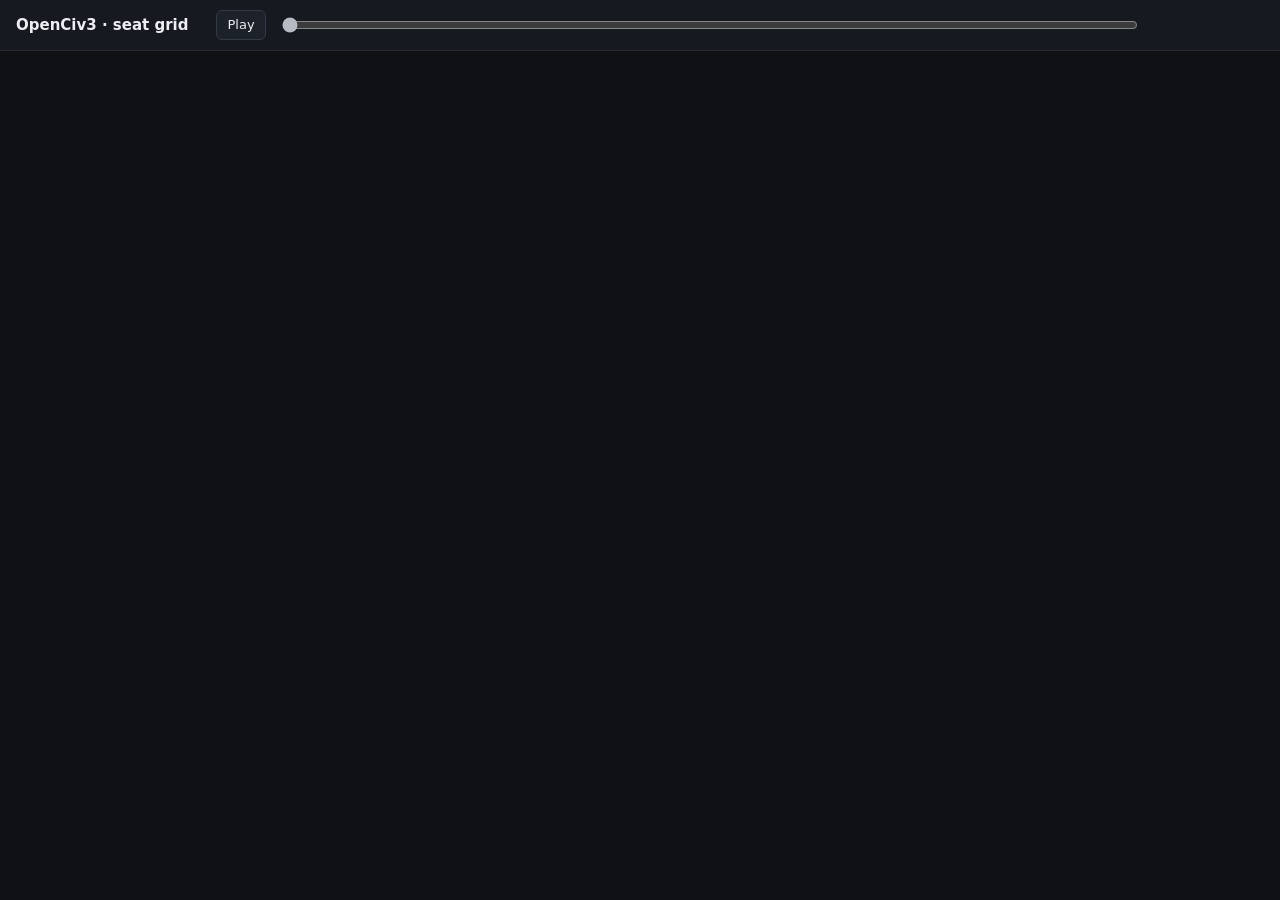
<file: prototypes/viz/web/grid.html>
<!doctype html>
<html lang="en"><head><meta charset="utf-8"><title>OpenCiv3 · seat grid</title>
<meta name="viewport" content="width=device-width, initial-scale=1">
<style>
:root{--bg:#0f1115;--surface:#16191f;--raise:#1d2129;--line:#262b33;--line2:#343a45;--text:#eceef2;--text2:#b6bac3;
  --muted:#80868f;--gold:#e9c46a;--good:#3fb950;--bad:#f0745a;color-scheme:dark}
*{box-sizing:border-box}
html,body{margin:0;height:100%;background:var(--bg);color:var(--text);font:13px/1.4 system-ui,-apple-system,"Segoe UI",sans-serif}
body{display:grid;grid-template-rows:auto 1fr;height:100vh}
header{display:flex;align-items:center;gap:14px;padding:10px 16px;border-bottom:1px solid var(--line);background:var(--surface)}
header h1{font-size:15px;margin:0;font-weight:650;white-space:nowrap}
.sub{color:var(--muted);white-space:nowrap}
#turn{font-size:22px;font-weight:700;font-variant-numeric:tabular-nums;white-space:nowrap;min-width:110px;text-align:right}
#turn small{font-size:13px;color:var(--muted);font-weight:500}
input[type=range]{flex:1;accent-color:#b6bac3}
button{background:var(--raise);color:var(--text);border:1px solid var(--line2);border-radius:6px;padding:5px 10px;cursor:pointer;font:inherit}
#grid{display:grid;grid-template-columns:repeat(3,1fr);grid-template-rows:repeat(3,1fr);gap:10px;padding:10px;min-height:0}
.card{background:var(--surface);border:1px solid var(--line);border-radius:10px;display:grid;
  grid-template-rows:auto 1fr auto;min-height:0;overflow:hidden;position:relative}
.card.lead{border-color:var(--gold);box-shadow:0 0 0 1px var(--gold) inset}
.card.out{opacity:.5}
.top{display:flex;align-items:center;gap:8px;padding:8px 10px 6px}
.sw{display:inline-block;width:10px;height:10px;border-radius:3px;flex:none}
.name b{font-weight:650;font-size:14px} .name span{color:var(--muted);margin-left:4px}
.rank{margin-left:auto;display:flex;align-items:baseline;gap:8px;font-variant-numeric:tabular-nums}
.rank .r{color:var(--muted);font-size:12px}
.rank .s{font-size:18px;font-weight:700}
.up{color:var(--good);font-size:11px} .down{color:var(--bad);font-size:11px}
.crown{color:var(--gold);font-size:11px;font-weight:650;letter-spacing:.04em}
.mapbox{position:relative;min-height:0}
.mapbox canvas{position:absolute;inset:0;width:100%;height:100%}
.foot{display:grid;grid-template-columns:auto 1fr;gap:4px 12px;padding:6px 10px 8px;border-top:1px solid var(--line)}
.stats{display:flex;gap:12px;font-variant-numeric:tabular-nums;color:var(--text2);white-space:nowrap}
.stats b{color:var(--text);font-weight:600}
.stats i{font-style:normal;color:var(--good);font-size:11px;margin-left:2px}
.spark{justify-self:end}
.ev{grid-column:1/-1;color:var(--text2);font-size:12px;white-space:nowrap;overflow:hidden;text-overflow:ellipsis;height:34px}
.ev div{overflow:hidden;text-overflow:ellipsis}
.ev .t{color:var(--muted);margin-right:6px;font-variant-numeric:tabular-nums}
</style></head><body>
<header>
  <h1>OpenCiv3 · seat grid</h1><span class="sub" id="sub"></span>
  <button id="play">Play</button>
  <input id="slider" type="range" min="0" value="0" aria-label="Turn">
  <div id="turn"></div>
</header>
<div id="grid"></div>
<script>/*__COMMON__*/</script>
<script id="data" type="application/json">/*__DATA__*/</script>
<script>
"use strict";
const M = new Match(JSON.parse(document.getElementById("data").textContent));
const P = new MapPainter(M);
const $ = id => document.getElementById(id);
const S = {ti: M.last, timer: null};
$("sub").textContent = `${M.civs.length} agents · seed ${M.meta.seed} · each panel follows one seat`;
$("slider").max = M.last;
// Each seat's camera is fixed for the whole game: the box around its territory at the end, so panels don't jump.
const boxes = Object.fromEntries(M.civs.map(p => [p.index, M.civBox(p.index, M.last, 2) || M.landBox]));
const peak = Math.max(...M.civs.map(p => Math.max(...M.series[p.index].map(s => s[0]))));

$("grid").innerHTML = M.civs.map(p => `<div class="card" data-i="${p.index}">
  <div class="top"><span class="sw" style="background:${p.color}"></span>
    <span class="name"><b>${esc(p.label || p.civ)}</b><span>${esc(p.label ? p.civ : "")}</span></span>
    <span class="rank"><span class="crown"></span><span class="d"></span><span class="r"></span><span class="s"></span></span></div>
  <div class="mapbox"><canvas></canvas></div>
  <div class="foot"><div class="stats"></div><svg class="spark" width="120" height="22"></svg><div class="ev"></div></div>
</div>`).join("");

function render() {
  const ti = S.ti, t = M.turns[ti], ranks = M.ranks(ti), before = M.ranks(Math.max(0, ti - 10)), back = Math.max(0, ti - 10);
  const leader = M.civs.find(p => ranks[p.index] === 1).index;
  $("turn").innerHTML = `T${t.turn} <small>/ ${M.limit}</small>`;
  $("slider").value = ti;
  for (const card of $("grid").children) {
    const i = +card.dataset.i, p = M.byIndex[i], s = M.series[i][ti], b = M.series[i][back];
    card.classList.toggle("lead", i === leader);
    card.classList.toggle("out", !!s[5]);
    const d = before[i] - ranks[i];
    card.querySelector(".crown").textContent = i === leader ? "LEADS" : "";
    card.querySelector(".d").innerHTML = d > 0 ? `<span class="up">▲${d}</span>` : d < 0 ? `<span class="down">▼${-d}</span>` : "";
    card.querySelector(".r").textContent = `#${ranks[i]}`;
    card.querySelector(".s").textContent = s[0];
    const inc = (k, label) => `<span><b>${s[k]}</b> ${label}${s[k] > b[k] ? `<i>+${s[k] - b[k]}</i>` : ""}</span>`;
    card.querySelector(".stats").innerHTML = inc(1, "cities") + inc(2, "pop") + inc(4, "techs") + inc(3, "land");
    const others = M.civs.filter(q => q !== p).map(q =>
      `<path d="${sparkPath(M.series[q.index].slice(0, ti + 1).map(x => x[0]), 120 * ti / M.last || 1, 20, peak)}" fill="none" stroke="#343941" stroke-width="1"/>`).join("");
    card.querySelector(".spark").innerHTML = others +
      `<path d="${sparkPath(M.series[i].slice(0, ti + 1).map(x => x[0]), 120 * ti / M.last || 1, 20, peak)}" fill="none" stroke="${p.color}" stroke-width="1.8"/>`;
    const evs = M.events.filter(e => e.turn <= t.turn && (e.owner === i || e.from === i) && e.kind !== "tech_learned").slice(-2).reverse();
    card.querySelector(".ev").innerHTML = evs.map(e => `<div><span class="t">T${e.turn}</span>${esc(e.text)}</div>`).join("")
      || `<div style="color:var(--muted)">No events yet</div>`;
    const canvas = card.querySelector("canvas"), {ctx, w, h} = sizeCanvas(canvas);
    P.draw(ctx, ti, fitView(boxes[i], w, h), w, h, {focus: i, labels: "auto", ownLabels: true});
  }
}
function stop() { clearInterval(S.timer); S.timer = null; $("play").textContent = "Play"; }
$("play").onclick = () => {
  if (S.timer) return stop();
  if (S.ti === M.last) S.ti = 0;
  $("play").textContent = "Pause";
  S.timer = setInterval(() => { if (S.ti >= M.last) return stop(); S.ti++; render(); }, 200);
};
$("slider").oninput = () => { stop(); S.ti = +$("slider").value; render(); };
document.addEventListener("keydown", e => {
  if (e.key === "ArrowRight") { stop(); S.ti = Math.min(M.last, S.ti + 1); render(); }
  if (e.key === "ArrowLeft") { stop(); S.ti = Math.max(0, S.ti - 1); render(); }
  if (e.key === " ") { e.preventDefault(); $("play").onclick(); }
});
new ResizeObserver(() => render()).observe($("grid"));
render();
</script></body></html>
</file>
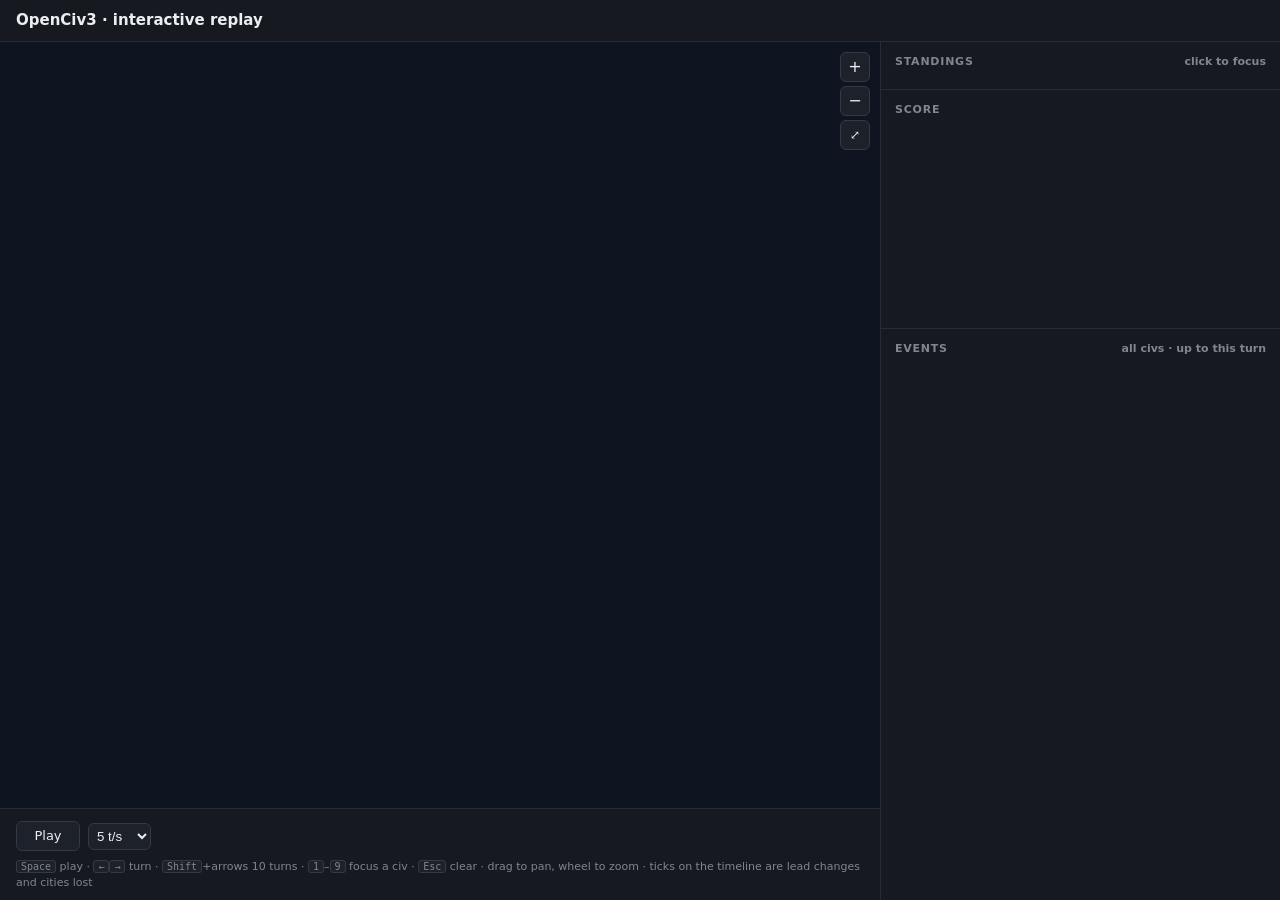
<file: prototypes/viz/web/replay.html>
<!doctype html>
<html lang="en"><head><meta charset="utf-8"><title>OpenCiv3 · interactive replay</title>
<meta name="viewport" content="width=device-width, initial-scale=1">
<style>
:root{--bg:#0f1115;--surface:#16191f;--raise:#1d2129;--line:#272c35;--line2:#343a45;--text:#eceef2;--text2:#b6bac3;
  --muted:#80868f;--accent:#e9c46a;--good:#3fb950;--bad:#f0745a;color-scheme:dark}
*{box-sizing:border-box}
html,body{margin:0;height:100%;background:var(--bg);color:var(--text);
  font:13px/1.4 system-ui,-apple-system,"Segoe UI",sans-serif}
body{display:grid;grid-template-rows:auto 1fr;height:100vh;overflow:hidden}
header{display:flex;align-items:center;gap:16px;padding:10px 16px;border-bottom:1px solid var(--line);background:var(--surface)}
header h1{font-size:15px;margin:0;font-weight:650;white-space:nowrap}
header .sub{color:var(--muted);white-space:nowrap;overflow:hidden;text-overflow:ellipsis}
#turnbig{font-size:22px;font-weight:700;font-variant-numeric:tabular-nums;margin-left:auto;white-space:nowrap}
#turnbig small{font-size:13px;color:var(--muted);font-weight:500}
main{display:grid;grid-template-columns:1fr 400px;min-height:0}
#left{display:grid;grid-template-rows:1fr auto;min-height:0;min-width:0}
#stage{position:relative;min-height:0;overflow:hidden;background:#0e1420}
#map{width:100%;height:100%;display:block;cursor:grab}
#map.drag{cursor:grabbing}
#tip{position:absolute;pointer-events:none;background:rgba(18,21,27,.96);border:1px solid var(--line2);border-radius:8px;
  padding:8px 10px;min-width:160px;box-shadow:0 6px 24px rgba(0,0,0,.4);font-size:12px;display:none;z-index:5}
#tip b{font-weight:650} #tip .k{color:var(--muted)}
.layers{position:absolute;top:10px;left:10px;display:flex;gap:4px;flex-wrap:wrap;z-index:4}
.chip{background:rgba(22,25,31,.88);border:1px solid var(--line2);color:var(--text2);border-radius:999px;padding:3px 10px;
  font:inherit;font-size:12px;cursor:pointer;user-select:none}
.chip.on{color:var(--text);border-color:#58606e;background:rgba(46,52,64,.95)}
.zoom{position:absolute;right:10px;top:10px;display:flex;flex-direction:column;gap:4px;z-index:4}
.zoom button{width:30px;height:30px;padding:0;font-size:16px}
#focusnote{position:absolute;left:10px;bottom:10px;z-index:4;display:none}
button{background:var(--raise);color:var(--text);border:1px solid var(--line2);border-radius:6px;padding:5px 10px;
  cursor:pointer;font:inherit}
button:hover{border-color:#58606e}
#timeline{border-top:1px solid var(--line);background:var(--surface);padding:8px 16px 10px}
.trow{display:flex;align-items:center;gap:8px}
#play{width:64px}
#speed{background:var(--raise);color:var(--text);border:1px solid var(--line2);border-radius:6px;padding:4px}
#scrub{position:relative;flex:1;height:38px;cursor:pointer}
#scrub svg{width:100%;height:100%;display:block;overflow:visible}
aside{border-left:1px solid var(--line);background:var(--surface);display:flex;flex-direction:column;min-height:0}
aside section{padding:12px 14px;border-bottom:1px solid var(--line)}
aside h2{font-size:11px;letter-spacing:.07em;color:var(--muted);margin:0 0 8px;font-weight:650;text-transform:uppercase;
  display:flex;align-items:center;gap:8px}
aside h2 .grow{flex:1}
table{width:100%;border-collapse:collapse;font-variant-numeric:tabular-nums}
#standings td{padding:3px 4px;white-space:nowrap}
#standings tr.row{cursor:pointer}
#standings tr.row:hover td{background:#20252e}
#standings tr.focus td{background:#262c37}
#standings tr.out td{opacity:.45}
#standings th{font-weight:500;color:var(--muted);font-size:11px;text-align:right;padding:0 4px 4px}
.n{text-align:right;color:var(--text2)}
.rk{color:var(--muted);width:18px}
.delta{font-size:11px;width:26px}
.up{color:var(--good)} .down{color:var(--bad)}
.sw{display:inline-block;width:10px;height:10px;border-radius:3px;margin-right:6px;vertical-align:-1px}
.who b{font-weight:650} .who span{color:var(--muted);margin-left:4px}
.bar{height:4px;border-radius:0 4px 4px 0;margin-top:2px}
.tabs{display:flex;gap:2px}
.tabs button{padding:2px 7px;font-size:11px;border-radius:5px;background:transparent;border-color:transparent;color:var(--muted)}
.tabs button.on{background:var(--raise);border-color:var(--line2);color:var(--text)}
#chart{width:100%;height:190px;display:block}
#feedwrap{flex:1;min-height:0;display:flex;flex-direction:column}
#feed{list-style:none;margin:0;padding:0 14px 12px;overflow:auto;flex:1}
#feed li{display:grid;grid-template-columns:40px 1fr;gap:6px;padding:4px 0;border-bottom:1px solid #1e2229;cursor:pointer}
#feed li:hover{background:#1c2028}
#feed li.now{background:#1f2530}
#feed .t{color:var(--muted);font-variant-numeric:tabular-nums}
#feed .tag{font-size:10px;text-transform:uppercase;letter-spacing:.05em;color:var(--muted);margin-left:6px}
.kfilter{display:flex;gap:4px;flex-wrap:wrap;padding:0 14px 8px}
.kfilter .chip{font-size:11px;padding:1px 8px}
.hint{color:var(--muted);font-size:11px}
kbd{background:var(--raise);border:1px solid var(--line2);border-radius:3px;padding:0 4px;font-size:10px}
</style></head><body>
<header>
  <h1>OpenCiv3 · interactive replay</h1>
  <div class="sub" id="sub"></div>
  <div id="turnbig"></div>
</header>
<main>
  <div id="left">
    <div id="stage">
      <canvas id="map" aria-label="The world map at the selected turn"></canvas>
      <div class="layers" id="layers"></div>
      <div class="zoom"><button id="zin" title="Zoom in">+</button><button id="zout" title="Zoom out">−</button>
        <button id="zfit" title="Fit the land" style="font-size:12px">⤢</button></div>
      <div id="focusnote" class="chip on"></div>
      <div id="tip"></div>
    </div>
    <div id="timeline">
      <div class="trow">
        <button id="play">Play</button>
        <select id="speed" aria-label="Speed"><option value="2">2 t/s</option><option value="5" selected>5 t/s</option>
          <option value="10">10 t/s</option><option value="20">20 t/s</option></select>
        <div id="scrub" role="slider" tabindex="0" aria-label="Turn"><svg id="scrubsvg"></svg></div>
      </div>
      <div class="hint" style="margin-top:4px"><kbd>Space</kbd> play · <kbd>←</kbd><kbd>→</kbd> turn ·
        <kbd>Shift</kbd>+arrows 10 turns · <kbd>1</kbd>–<kbd>9</kbd> focus a civ · <kbd>Esc</kbd> clear ·
        drag to pan, wheel to zoom · ticks on the timeline are lead changes and cities lost</div>
    </div>
  </div>
  <aside>
    <section>
      <h2>Standings <span class="grow"></span><span class="hint" style="text-transform:none;letter-spacing:0">click to focus</span></h2>
      <table id="standings"></table>
    </section>
    <section>
      <h2><span id="chart-title">Score</span><span class="grow"></span><span class="tabs" id="metrics"></span></h2>
      <svg id="chart"></svg>
    </section>
    <div id="feedwrap">
      <section style="border:0;padding-bottom:6px"><h2>Events <span class="grow"></span>
        <span class="hint" style="text-transform:none;letter-spacing:0" id="feedscope">all civs · up to this turn</span></h2></section>
      <div class="kfilter" id="kfilter"></div>
      <ul id="feed"></ul>
    </div>
  </aside>
</main>
<script>/*__COMMON__*/</script>
<script id="data" type="application/json">/*__DATA__*/</script>
<script>
"use strict";
const M = new Match(JSON.parse(document.getElementById("data").textContent));
const P = new MapPainter(M);
const $ = id => document.getElementById(id);
const METRICS = [["Score", 0], ["Cities", 1], ["Pop", 2], ["Land", 3], ["Techs", 4]];
const S = {ti: M.last, focus: null, metric: 0, playing: null, view: null,
  layers: {territory: true, borders: true, units: true, labels: "auto"},
  kinds: new Set(["lead_change", "city_captured", "city_destroyed", "civ_destroyed", "city_founded", "war_declared",
    "peace_signed", "unit_lost"]), pulses: []};

$("sub").textContent = `${M.civs.length} agents · seed ${M.meta.seed} · ${M.W}×${M.H} map · ${M.limit} turns`;

// ---- map view: pan and zoom ----
const canvas = $("map");
function fit() {
  const r = canvas.getBoundingClientRect();
  S.view = fitView(M.landBox, r.width, r.height);
}
function zoomAt(f, px, py) {
  const v = S.view, gx = px / v.hw + v.box.x0, gy = py / (v.hw / 2) + v.box.y0;
  const hw = Math.min(60, Math.max(3, v.hw * f));
  S.view = {hw, box: {x0: gx - px / hw, y0: gy - py / (hw / 2)}};
  draw();
}
canvas.addEventListener("wheel", e => {
  e.preventDefault();
  const r = canvas.getBoundingClientRect();
  zoomAt(Math.exp(-e.deltaY * 0.0015), e.clientX - r.left, e.clientY - r.top);
}, {passive: false});
let drag = null;
canvas.addEventListener("pointerdown", e => { drag = {x: e.clientX, y: e.clientY, box: {...S.view.box}, moved: 0};
  canvas.setPointerCapture(e.pointerId); canvas.classList.add("drag"); });
canvas.addEventListener("pointermove", e => {
  if (drag) {
    const dx = e.clientX - drag.x, dy = e.clientY - drag.y; drag.moved = Math.max(drag.moved, Math.abs(dx) + Math.abs(dy));
    S.view.box = {x0: drag.box.x0 - dx / S.view.hw, y0: drag.box.y0 - dy / (S.view.hw / 2)};
    $("tip").style.display = "none"; draw(); return;
  }
  tip(e);
});
canvas.addEventListener("pointerup", e => {
  canvas.classList.remove("drag");
  if (drag && drag.moved < 4) clickTile(e);
  drag = null;
});
canvas.addEventListener("pointerleave", () => { $("tip").style.display = "none"; });
$("zin").onclick = () => { const r = canvas.getBoundingClientRect(); zoomAt(1.4, r.width / 2, r.height / 2); };
$("zout").onclick = () => { const r = canvas.getBoundingClientRect(); zoomAt(1 / 1.4, r.width / 2, r.height / 2); };
$("zfit").onclick = () => { fit(); draw(); };

function tileUnder(e) {
  const r = canvas.getBoundingClientRect();
  return P.pick(e.clientX - r.left, e.clientY - r.top, S.view);
}
function tip(e) {
  const i = tileUnder(e), el = $("tip");
  if (i == null) { el.style.display = "none"; return; }
  const t = M.tiles[i], own = M.owners(S.ti)[i], turn = M.turns[S.ti];
  const city = turn.cities.find(c => M.sx(c[0]) === t.x && c[1] === t.y);
  const units = turn.units.filter(u => M.sx(u[0]) === t.x && u[1] === t.y);
  const terr = t.over ? `${t.over} on ${t.base}` : t.base;
  let h = city ? `<div><b>${esc(city[2])}</b> <span class="k">size ${city[4]}${city[5] ? " · capital" : ""}</span></div>` : "";
  h += `<div class="k">${esc(terr)}${t.river ? " · river" : ""} · (${(t.x + M.seam) % M.W},${t.y})</div>`;
  h += own >= 0 ? `<div><span class="sw" style="background:${M.byIndex[own].color}"></span>${esc(M.full(own))}</div>`
    : `<div class="k">unclaimed</div>`;
  for (const [, , o, civil, mil] of units)
    h += `<div class="k"><span class="sw" style="background:${M.byIndex[o]?.color || "#777"}"></span>` +
      `${mil ? mil + " military" : ""}${mil && civil ? ", " : ""}${civil ? civil + " civilian" : ""}</div>`;
  el.innerHTML = h; el.style.display = "block";
  const r = $("stage").getBoundingClientRect();
  let x = e.clientX - r.left + 14, y = e.clientY - r.top + 14;
  if (x + el.offsetWidth > r.width - 8) x -= el.offsetWidth + 28;
  if (y + el.offsetHeight > r.height - 8) y -= el.offsetHeight + 28;
  el.style.left = x + "px"; el.style.top = y + "px";
}
function clickTile(e) {
  const i = tileUnder(e); if (i == null) return;
  const own = M.owners(S.ti)[i];
  setFocus(own >= 0 && !M.byIndex[own].barbarian && S.focus !== own ? own : null);
}

// ---- layers ----
const LAYERS = [["territory", "Territory"], ["borders", "Borders"], ["units", "Armies"], ["labels", "Labels: auto"]];
function renderLayers() {
  $("layers").innerHTML = LAYERS.map(([k, label]) => {
    const on = k === "labels" ? S.layers.labels !== "none" : S.layers[k];
    const text = k === "labels" ? `Labels: ${S.layers.labels}` : label;
    return `<button class="chip ${on ? "on" : ""}" data-k="${k}">${text}</button>`;
  }).join("");
  for (const b of $("layers").children) b.onclick = () => {
    const k = b.dataset.k;
    if (k === "labels") S.layers.labels = {auto: "all", all: "none", none: "auto"}[S.layers.labels];
    else S.layers[k] = !S.layers[k];
    renderLayers(); draw();
  };
}

// ---- drawing ----
let raf = 0;
function draw() { cancelAnimationFrame(raf); raf = requestAnimationFrame(paint); }
function paint() {
  const {ctx, w, h} = sizeCanvas(canvas);
  if (!S.view) fit();
  const now = performance.now();
  S.pulses = S.pulses.filter(p => now - p.start < 1400);
  P.draw(ctx, S.ti, S.view, w, h, {...S.layers, focus: S.focus,
    pulses: S.pulses.map(p => ({...p, t: (now - p.start) / 1400}))});
  if (S.pulses.length) raf = requestAnimationFrame(paint);
}

// ---- standings ----
function renderStandings() {
  const ti = S.ti, ranks = M.ranks(ti), before = M.ranks(Math.max(0, ti - 10));
  const order = M.civs.slice().sort((a, b) => ranks[a.index] - ranks[b.index]);
  const top = Math.max(1, ...order.map(p => M.series[p.index][ti][0]));
  $("standings").innerHTML = `<tr><th></th><th></th><th style="text-align:left">civ</th><th>score</th><th>cities</th>
    <th>pop</th><th>techs</th></tr>` + order.map(p => {
    const s = M.series[p.index][ti], d = before[p.index] - ranks[p.index];
    const delta = d > 0 ? `<span class="up">▲${d}</span>` : d < 0 ? `<span class="down">▼${-d}</span>` : `<span class="k">–</span>`;
    return `<tr class="row ${S.focus === p.index ? "focus" : ""} ${s[5] ? "out" : ""}" data-i="${p.index}">
      <td class="rk">${ranks[p.index]}</td><td class="delta">${delta}</td>
      <td class="who"><span class="sw" style="background:${p.color}"></span><b>${esc(p.label || p.civ)}</b><span>${esc(p.label ? p.civ : "")}</span>
        <div class="bar" style="width:${(s[0] / top * 100).toFixed(1)}%;background:${p.color}"></div></td>
      <td class="n" style="color:var(--text);font-weight:600">${s[0]}</td><td class="n">${s[1]}</td><td class="n">${s[2]}</td>
      <td class="n">${s[4]}</td></tr>`;
  }).join("");
  for (const tr of $("standings").querySelectorAll("tr.row"))
    tr.onclick = () => setFocus(S.focus === +tr.dataset.i ? null : +tr.dataset.i);
}

// ---- chart ----
const NS = "http://www.w3.org/2000/svg";
function renderMetrics() {
  $("metrics").innerHTML = METRICS.map(([l, k]) => `<button class="${k === S.metric ? "on" : ""}" data-k="${k}">${l}</button>`).join("");
  for (const b of $("metrics").children) b.onclick = () => { S.metric = +b.dataset.k; renderMetrics(); renderChart(); };
  $("chart-title").textContent = METRICS.find(m => m[1] === S.metric)[0];
}
function renderChart() {
  const svg = $("chart"), W = svg.clientWidth || 370, H = 190, L = 34, R = 56, T = 8, B = 20;
  const k = S.metric, n = M.turns.length;
  // The y scale follows the turns played so far, so early turns aren't squashed against the axis.
  const seen = Math.max(1, ...M.civs.flatMap(p => M.series[p.index].slice(0, S.ti + 1).map(s => s[k])));
  const max = niceTicks(seen * 1.08).at(-1) < seen * 1.08 ? seen * 1.08 : niceTicks(seen * 1.08).at(-1);
  const X = i => L + (W - L - R) * M.turns[i].turn / M.limit, Y = v => T + (H - T - B) * (1 - v / max);
  const nice = niceTicks(max);
  let h = nice.map(v => `<line x1="${L}" x2="${W - R}" y1="${Y(v)}" y2="${Y(v)}" stroke="#262b33"/>` +
    `<text x="${L - 6}" y="${Y(v) + 3.5}" fill="#80868f" font-size="10" text-anchor="end">${v}</text>`).join("");
  for (const t of [0, Math.round(M.limit / 2), M.limit])
    h += `<text x="${L + (W - L - R) * t / M.limit}" y="${H - 5}" fill="#80868f" font-size="10" text-anchor="middle">T${t}</text>`;
  const ends = [];
  const order = M.civs.slice().sort((a, b) => (a.index === S.focus) - (b.index === S.focus));
  const leader = M.civs.reduce((a, b) => M.series[b.index][S.ti][k] > M.series[a.index][S.ti][k] ? b : a);
  for (const p of order) {
    const pts = M.series[p.index].slice(0, S.ti + 1).map((s, i) => `${X(i).toFixed(1)},${Y(s[k]).toFixed(1)}`);
    const dim = S.focus != null && S.focus !== p.index;
    const wid = S.focus === p.index ? 2.5 : p === leader && S.focus == null ? 2 : 1.4;
    h += `<polyline points="${pts.join(" ")}" fill="none" stroke="${dim ? "#3a3f48" : p.color}" stroke-width="${wid}"
      stroke-linejoin="round" data-i="${p.index}"/>`;
    if (!dim) ends.push({y: Y(M.series[p.index][S.ti][k]), x: X(S.ti), p});
  }
  const ys = spread(ends.map(e => e.y), 11, T, H - B);
  ends.forEach((e, i) => { h += `<text x="${e.x + 5}" y="${ys[i] + 3.5}" font-size="10" fill="#b6bac3">${esc(e.p.label || e.p.civ)}</text>`; });
  h += `<line id="xh" x1="0" x2="0" y1="${T}" y2="${H - B}" stroke="#80868f" stroke-width="1" visibility="hidden"/>`;
  h += `<rect x="${L}" y="${T}" width="${W - L - R}" height="${H - T - B}" fill="transparent" id="hit"/>`;
  svg.setAttribute("viewBox", `0 0 ${W} ${H}`);
  svg.innerHTML = h;
  const hit = svg.querySelector("#hit"), xh = svg.querySelector("#xh"), tipEl = $("tip");
  const at = e => {
    const r = svg.getBoundingClientRect(), x = (e.clientX - r.left) * W / r.width;
    const turn = Math.round(Math.max(0, Math.min(M.limit, (x - L) / (W - L - R) * M.limit)));
    return Math.min(S.ti, M.turns.findIndex(t => t.turn >= turn));
  };
  hit.onmousemove = e => {
    const i = at(e); if (i < 0) return;
    xh.setAttribute("x1", X(i)); xh.setAttribute("x2", X(i)); xh.setAttribute("visibility", "visible");
    const rows = M.civs.map(p => [p, M.series[p.index][i][k]]).sort((a, b) => b[1] - a[1]);
    chartTip.innerHTML = `<div style="margin-bottom:4px"><b>T${M.turns[i].turn}</b> <span class="k">${METRICS.find(m => m[1] === k)[0].toLowerCase()}</span></div>` +
      rows.map(([p, v]) => `<div style="display:flex;gap:8px;${S.focus != null && S.focus !== p.index ? "opacity:.5" : ""}">
        <span><span class="sw" style="background:${p.color}"></span>${esc(p.label || p.civ)}</span>
        <span style="margin-left:auto;font-variant-numeric:tabular-nums">${v}</span></div>`).join("");
    chartTip.style.display = "block";
    const r = svg.getBoundingClientRect();
    chartTip.style.left = Math.max(8, r.left - chartTip.offsetWidth - 12) + "px";
    chartTip.style.top = Math.max(8, r.top + 10) + "px";
  };
  hit.onmouseleave = () => { xh.setAttribute("visibility", "hidden"); chartTip.style.display = "none"; };
  hit.onclick = e => { const i = at(e); if (i >= 0) setTurn(i); };
}
const chartTip = document.createElement("div");
chartTip.id = "ctip"; chartTip.style.cssText = $("tip").style.cssText;
Object.assign(chartTip.style, {position: "fixed", pointerEvents: "none", background: "rgba(18,21,27,.97)",
  border: "1px solid #343a45", borderRadius: "8px", padding: "8px 10px", minWidth: "170px", fontSize: "12px",
  display: "none", zIndex: 10, boxShadow: "0 6px 24px rgba(0,0,0,.4)"});
document.body.appendChild(chartTip);

function niceTicks(max) {
  const step = Math.pow(10, Math.floor(Math.log10(max))), m = max / step;
  const s = (m <= 2 ? 0.5 : m <= 5 ? 1 : 2) * step;
  const out = []; for (let v = 0; v <= max; v += s) out.push(Math.round(v)); return out;
}
function spread(ys, gap, lo, hi) {
  const order = ys.map((_, i) => i).sort((a, b) => ys[a] - ys[b]), out = ys.slice();
  let prev = lo - gap; for (const i of order) prev = out[i] = Math.max(ys[i], prev + gap);
  let next = hi + gap; for (const i of order.reverse()) next = out[i] = Math.min(out[i], next - gap);
  return out;
}

// ---- timeline ----
const MARKS = ["lead_change", "city_captured", "city_destroyed", "civ_destroyed", "war_declared"];
function renderScrub() {
  const svg = $("scrubsvg"), W = svg.clientWidth || 800, H = 38, y = 24;
  const X = turn => 6 + (W - 12) * turn / M.limit;
  let h = `<rect x="6" y="${y - 2}" width="${W - 12}" height="4" rx="2" fill="#272c35"/>`;
  // a leader ribbon: who led at each turn
  let start = 0;
  for (let i = 1; i <= M.turns.length; i++) {
    const lead = i < M.turns.length ? leaderAt(i) : -2;
    if (i === M.turns.length || lead !== leaderAt(start)) {
      const p = M.byIndex[leaderAt(start)];
      h += `<rect x="${X(M.turns[start].turn)}" y="${y + 6}" width="${Math.max(1, X(M.turns[i - 1].turn) - X(M.turns[start].turn) + (W - 12) / M.limit)}"
        height="3" fill="${p.color}" opacity=".85"><title>${esc(M.name(p.index))} leads T${M.turns[start].turn}–T${M.turns[i - 1].turn}</title></rect>`;
      start = i;
    }
  }
  for (const e of M.events) {
    if (!MARKS.includes(e.kind)) continue;
    const c = e.kind === "lead_change" ? "#e9c46a" : "#f0745a";
    h += `<path d="M${X(e.turn)},${y - 13} l4,5 l-4,5 l-4,-5z" fill="${c}"><title>T${e.turn} · ${esc(e.text)}</title></path>`;
  }
  h += `<rect x="6" y="${y - 2}" width="${X(M.turns[S.ti].turn) - 6}" height="4" rx="2" fill="#80868f"/>`;
  h += `<circle cx="${X(M.turns[S.ti].turn)}" cy="${y}" r="7" fill="#eceef2" stroke="#0f1115" stroke-width="2"/>`;
  svg.setAttribute("viewBox", `0 0 ${W} ${H}`); svg.innerHTML = h;
}
const leaders = M.turns.map((_, i) => M.civs.reduce((a, b) => M.series[b.index][i][0] > M.series[a.index][i][0] ? b : a).index);
function leaderAt(i) { return leaders[i]; }
(() => {
  const el = $("scrub");
  const go = e => {
    const r = el.getBoundingClientRect(), turn = Math.round((e.clientX - r.left - 6) / (r.width - 12) * M.limit);
    const i = M.turns.findIndex(t => t.turn >= Math.max(0, Math.min(M.limit, turn)));
    setTurn(i < 0 ? M.last : i);
  };
  let down = false;
  el.addEventListener("pointerdown", e => { down = true; el.setPointerCapture(e.pointerId); stop(); go(e); });
  el.addEventListener("pointermove", e => { if (down) go(e); });
  el.addEventListener("pointerup", () => { down = false; });
})();

// ---- events feed ----
const FEED_KINDS = [["lead_change", "lead"], ["city_founded", "founded"], ["city_captured", "captured"],
  ["city_destroyed", "razed"], ["civ_destroyed", "eliminated"], ["war_declared", "war"], ["tech_learned", "techs"],
  ["unit_lost", "units lost"]];
function renderKinds() {
  const present = new Set(M.events.map(e => e.kind));
  $("kfilter").innerHTML = FEED_KINDS.filter(([k]) => present.has(k)).map(([k, l]) =>
    `<button class="chip ${S.kinds.has(k) ? "on" : ""}" data-k="${k}">${l}</button>`).join("");
  for (const b of $("kfilter").children) b.onclick = () => {
    S.kinds.has(b.dataset.k) ? S.kinds.delete(b.dataset.k) : S.kinds.add(b.dataset.k); renderKinds(); renderFeed();
  };
}
function renderFeed() {
  const turn = M.turns[S.ti].turn;
  const items = M.events.filter(e => e.turn <= turn && S.kinds.has(e.kind)
    && (S.focus == null || e.owner === S.focus || e.from === S.focus)).slice(-150).reverse();
  $("feedscope").textContent = (S.focus == null ? "all civs" : M.name(S.focus)) + " · up to T" + turn;
  $("feed").innerHTML = items.map((e, i) => `<li class="${e.turn === turn ? "now" : ""}" data-i="${i}">
    <span class="t">T${e.turn}</span><span><span class="sw" style="background:${M.byIndex[e.owner]?.color || "#777"}"></span>${esc(e.text)}<span class="tag">${KIND_LABEL[e.kind] || e.kind}</span></span></li>`).join("")
    || `<li><span></span><span class="k" style="color:var(--muted)">No events of these kinds yet.</span></li>`;
  $("feed").querySelectorAll("li[data-i]").forEach(li => li.onclick = () => {
    const e = items[+li.dataset.i];
    setTurn(M.turns.findIndex(t => t.turn === e.turn));
    if (e.x != null) centerOn(e.x, e.y, Math.max(S.view.hw, 16));
  });
}
function centerOn(x, y, hw) {
  const r = canvas.getBoundingClientRect();
  S.view = {hw, box: {x0: x - r.width / 2 / hw, y0: y - r.height / 2 / (hw / 2)}};
  draw();
}

// ---- state changes ----
function setTurn(i, quiet) {
  i = Math.max(0, Math.min(M.last, i));
  const step = i === S.ti + 1;
  S.ti = i;
  if (step) {   // pulse this turn's located events while playing forward
    const now = performance.now();
    for (const e of M.turns[i].events)
      if (e.x != null && ["city_founded", "city_captured", "city_destroyed", "lead_change"].includes(e.kind))
        S.pulses.push({x: M.sx(e.x), y: e.y, color: M.byIndex[e.owner]?.rgb || [255, 255, 255], start: now});
  }
  const t = M.turns[i];
  $("turnbig").innerHTML = `T${t.turn} <small>/ ${M.limit}</small>`;
  document.title = `T${t.turn} · OpenCiv3 replay`;
  draw(); renderStandings(); renderChart(); renderScrub(); renderFeed();
}
function setFocus(i) {
  S.focus = i;
  $("focusnote").style.display = i == null ? "none" : "block";
  if (i != null) $("focusnote").innerHTML = `<span class="sw" style="background:${M.byIndex[i].color}"></span>Focused: ${esc(M.full(i))} · Esc to clear`;
  draw(); renderStandings(); renderChart(); renderFeed();
}
function stop() { clearInterval(S.playing); S.playing = null; $("play").textContent = "Play"; }
function play() {
  if (S.playing) return stop();
  if (S.ti === M.last) setTurn(0);
  $("play").textContent = "Pause";
  S.playing = setInterval(() => S.ti < M.last ? setTurn(S.ti + 1) : stop(), 1000 / +$("speed").value);
}
$("play").onclick = play;
$("speed").onchange = () => { if (S.playing) { stop(); play(); } };
document.addEventListener("keydown", e => {
  if (e.target.tagName === "SELECT") return;
  const k = e.key;
  if (k === " ") { e.preventDefault(); play(); }
  else if (k === "ArrowRight") { stop(); setTurn(S.ti + (e.shiftKey ? 10 : 1)); }
  else if (k === "ArrowLeft") { stop(); setTurn(S.ti - (e.shiftKey ? 10 : 1)); }
  else if (k === "Home") { stop(); setTurn(0); }
  else if (k === "End") { stop(); setTurn(M.last); }
  else if (k === "Escape") setFocus(null);
  else if (/^[1-9]$/.test(k)) {
    const ranks = M.ranks(S.ti), p = M.civs.find(c => ranks[c.index] === +k);
    if (p) setFocus(S.focus === p.index ? null : p.index);
  }
});
new ResizeObserver(() => { fit(); draw(); renderChart(); renderScrub(); }).observe($("stage"));

renderLayers(); renderMetrics(); renderKinds(); setTurn(M.last);
</script></body></html>
</file>
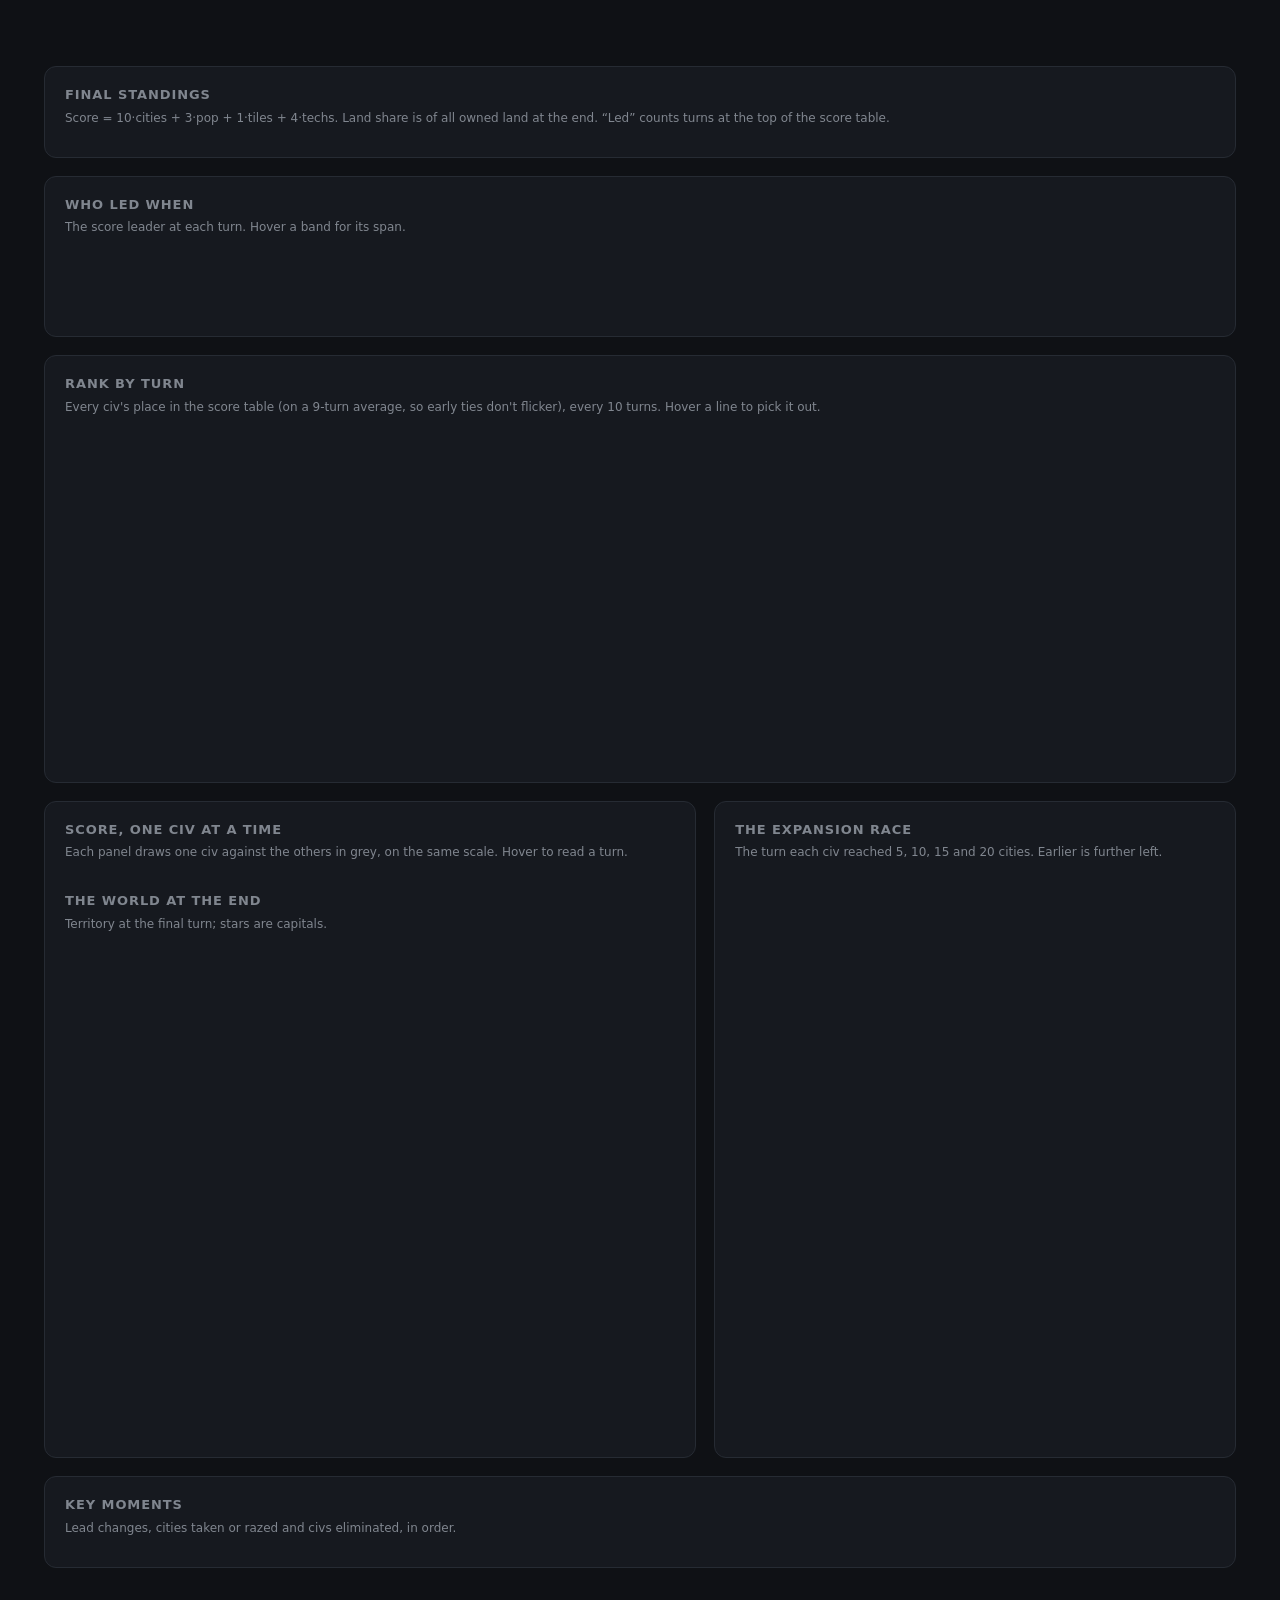
<file: prototypes/viz/web/report.html>
<!doctype html>
<html lang="en"><head><meta charset="utf-8"><title>OpenCiv3 · match report</title>
<meta name="viewport" content="width=device-width, initial-scale=1">
<style>
:root{--bg:#0f1115;--surface:#16191f;--raise:#1d2129;--line:#262b33;--line2:#343a45;--text:#eceef2;--text2:#b6bac3;
  --muted:#80868f;--gold:#e9c46a;color-scheme:dark}
*{box-sizing:border-box}
body{margin:0;background:var(--bg);color:var(--text);font:14px/1.5 system-ui,-apple-system,"Segoe UI",sans-serif}
.wrap{max-width:1240px;margin:0 auto;padding:28px 24px 64px}
.eyebrow{color:var(--muted);font-size:12px;letter-spacing:.08em;text-transform:uppercase}
h1{font-size:30px;line-height:1.2;margin:6px 0 4px;font-weight:700}
h1 .sw{width:16px;height:16px;border-radius:4px}
.lede{color:var(--text2);max-width:820px;margin:0}
h2{font-size:13px;letter-spacing:.07em;text-transform:uppercase;color:var(--muted);margin:0 0 4px;font-weight:650}
.note{color:var(--muted);font-size:12px;margin:0 0 12px}
.card{background:var(--surface);border:1px solid var(--line);border-radius:12px;padding:18px 20px;margin-top:18px}
.grid2{display:grid;grid-template-columns:1.25fr 1fr;gap:18px}
.grid2 .card{margin-top:0}
.tiles{display:grid;grid-template-columns:repeat(4,1fr);gap:12px;margin-top:20px}
.tile{background:var(--surface);border:1px solid var(--line);border-radius:12px;padding:14px 16px}
.tile .v{font-size:26px;font-weight:700;line-height:1.1;margin-top:2px}
.tile .s{color:var(--muted);font-size:12px}
.sw{display:inline-block;width:10px;height:10px;border-radius:3px;margin-right:6px;vertical-align:-1px}
table{width:100%;border-collapse:collapse;font-variant-numeric:tabular-nums}
th{font-weight:500;color:var(--muted);font-size:11px;text-align:right;padding:6px 8px;border-bottom:1px solid var(--line2);white-space:nowrap}
th.l,td.l{text-align:left}
td{padding:7px 8px;border-bottom:1px solid var(--line);text-align:right;white-space:nowrap;color:var(--text2)}
td.b{color:var(--text);font-weight:650}
tr:hover td{background:#1b1f26}
.rank{color:var(--muted);width:24px}
.civ{color:var(--muted);margin-left:6px}
svg text{font-family:system-ui,-apple-system,"Segoe UI",sans-serif}
.sm{display:grid;grid-template-columns:repeat(3,1fr);gap:10px}
.sm .cell{background:var(--raise);border-radius:8px;padding:8px 10px 4px}
.sm .head{display:flex;justify-content:space-between;font-size:12px}
.sm .head b{font-weight:650}
.sm .head span{color:var(--muted);font-variant-numeric:tabular-nums}
#tip{position:fixed;pointer-events:none;background:rgba(18,21,27,.97);border:1px solid var(--line2);border-radius:8px;
  padding:8px 10px;font-size:12px;display:none;z-index:10;box-shadow:0 6px 24px rgba(0,0,0,.45);min-width:150px}
#tip .k{color:var(--muted)}
.moments{list-style:none;padding:0;margin:0;columns:2;column-gap:28px}
.moments li{break-inside:avoid;padding:5px 0;border-bottom:1px solid var(--line);display:grid;grid-template-columns:48px 1fr}
.moments .t{color:var(--muted);font-variant-numeric:tabular-nums}
.legend{display:flex;flex-wrap:wrap;gap:4px 14px;font-size:12px;color:var(--text2);margin:0 0 8px}
canvas{display:block;width:100%;border-radius:8px}
@media (max-width:900px){.grid2,.tiles{grid-template-columns:1fr}.sm{grid-template-columns:1fr 1fr}.moments{columns:1}}
</style></head><body><div class="wrap">
<div class="eyebrow" id="eyebrow"></div>
<h1 id="headline"></h1>
<p class="lede" id="lede"></p>
<div class="tiles" id="tiles"></div>

<div class="card">
  <h2>Final standings</h2>
  <p class="note">Score = 10·cities + 3·pop + 1·tiles + 4·techs. Land share is of all owned land at the end.
    “Led” counts turns at the top of the score table.</p>
  <table id="standings"></table>
</div>

<div class="card">
  <h2>Who led when</h2>
  <p class="note">The score leader at each turn. Hover a band for its span.</p>
  <svg id="ribbon" width="100%" height="64"></svg>
</div>

<div class="card">
  <h2>Rank by turn</h2>
  <p class="note">Every civ's place in the score table (on a 9-turn average, so early ties don't flicker), every 10 turns. Hover a line to pick it out.</p>
  <svg id="bump" width="100%" height="330"></svg>
</div>

<div class="grid2" style="margin-top:18px">
  <div class="card">
    <h2>Score, one civ at a time</h2>
    <p class="note">Each panel draws one civ against the others in grey, on the same scale. Hover to read a turn.</p>
    <div class="sm" id="sm"></div>
    <h2 style="margin-top:18px">The world at the end</h2>
    <p class="note">Territory at the final turn; stars are capitals.</p>
    <canvas id="final" style="height:240px"></canvas>
  </div>
  <div class="card">
    <h2>The expansion race</h2>
    <p class="note">The turn each civ reached 5, 10, 15 and 20 cities. Earlier is further left.</p>
    <svg id="race" width="100%" height="560"></svg>
  </div>
</div>

<div class="card">
  <h2>Key moments</h2>
  <p class="note">Lead changes, cities taken or razed and civs eliminated, in order.</p>
  <ul class="moments" id="moments"></ul>
</div>
</div>
<div id="tip"></div>
<script>/*__COMMON__*/</script>
<script id="data" type="application/json">/*__DATA__*/</script>
<script>
"use strict";
const M = new Match(JSON.parse(document.getElementById("data").textContent));
const $ = id => document.getElementById(id), tipEl = $("tip");
const L = M.last, civs = M.civs;
const final = i => M.series[i][L];
const ranksAt = M.turns.map((_, t) => M.ranks(t));
// Ranks on a trailing 9-turn mean of the score: early ties flip raw ranks every turn.
const smooth = M.turns.map((_, t) => {
  const mean = i => { let s = 0, n = 0; for (let k = Math.max(0, t - 8); k <= t; k++) { s += M.series[i][k][0]; n++; } return s / n; };
  const ord = M.civs.map(p => p.index).sort((a, b) => mean(b) - mean(a) || a - b);
  return Object.fromEntries(ord.map((i, r) => [i, r + 1]));
});
const order = civs.slice().sort((a, b) => ranksAt[L][a.index] - ranksAt[L][b.index]);
const leaders = M.turns.map((_, t) => order.reduce((a, b) => M.series[b.index][t][0] > M.series[a.index][t][0] ? b : a).index);
const lab = p => p.label || p.civ;
const sw = p => `<span class="sw" style="background:${p.color}"></span>`;
function tip(e, html) {
  tipEl.innerHTML = html; tipEl.style.display = "block";
  let x = e.clientX + 14, y = e.clientY + 14;
  if (x + tipEl.offsetWidth > innerWidth - 8) x = e.clientX - tipEl.offsetWidth - 14;
  if (y + tipEl.offsetHeight > innerHeight - 8) y = e.clientY - tipEl.offsetHeight - 14;
  tipEl.style.left = x + "px"; tipEl.style.top = y + "px";
}
const untip = () => { tipEl.style.display = "none"; };

// ---- headline ----
const win = order[0], second = order[1];
const ledTurns = Object.fromEntries(civs.map(p => [p.index, leaders.filter(l => l === p.index).length]));
let since = L; while (since > 0 && leaders[since - 1] === win.index) since--;
const totalLand = civs.reduce((s, p) => s + final(p.index)[3], 0);
const reach = (p, n) => { const i = M.series[p.index].findIndex(s => s[1] >= n); return i < 0 ? null : M.turns[i].turn; };
$("eyebrow").textContent = `OpenCiv3 · ${civs.length} agents · seed ${M.meta.seed} · ${M.W}×${M.H} map · ${M.turns[L].turn} turns`;
$("headline").innerHTML = `${sw(win)}${esc(lab(win))} wins as ${esc(win.civ)}, by ${final(win.index)[0] - final(second.index)[0]} points`;
$("lede").textContent = `${lab(win)} finished on ${final(win.index)[0]} points to ${lab(second)}'s ${final(second.index)[0]}, ` +
  `with ${final(win.index)[1]} cities and ${final(win.index)[2]} population. It led for ${ledTurns[win.index]} of ` +
  `${M.turns.length} turns and held the lead without a break from T${M.turns[since].turn}. ` +
  `The lead changed hands ${M.events.filter(e => e.kind === "lead_change").length} times.`;
const mostCities = order.reduce((a, b) => final(b.index)[1] > final(a.index)[1] ? b : a);
const mostTechs = order.reduce((a, b) => final(b.index)[4] > final(a.index)[4] ? b : a);
const fastest10 = order.filter(p => reach(p, 10) != null).sort((a, b) => reach(a, 10) - reach(b, 10))[0];
const longest = order.reduce((a, b) => ledTurns[b.index] > ledTurns[a.index] ? b : a);
$("tiles").innerHTML = [
  ["Most cities", mostCities, `${final(mostCities.index)[1]}`, "cities at the end"],
  ["Most techs", mostTechs, `${final(mostTechs.index)[4]}`, "techs known"],
  ["Fastest to 10 cities", fastest10, fastest10 ? `T${reach(fastest10, 10)}` : "–", "turn reached"],
  ["Longest in the lead", longest, `${ledTurns[longest.index]}`, "turns at the top"],
].map(([h, p, v, s]) => `<div class="tile"><div class="eyebrow">${h}</div><div class="v">${v}</div>
  <div class="s">${p ? sw(p) + esc(lab(p)) + " · " : ""}${s}</div></div>`).join("");

// ---- standings ----
const spark = (p, w = 90, h = 20) => {
  const top = Math.max(...order.map(q => final(q.index)[0]));
  return `<svg width="${w}" height="${h}" style="vertical-align:middle"><path d="${sparkPath(M.series[p.index].map(s => s[0]), w, h - 2, top)}"
    fill="none" stroke="${p.color}" stroke-width="1.5"/></svg>`;
};
$("standings").innerHTML = `<tr><th class="l"></th><th class="l">agent</th><th class="l">score over the game</th><th>score</th>
  <th>cities</th><th>pop</th><th>techs</th><th>land</th><th>land share</th><th>led</th><th>best rank</th><th>10 cities</th></tr>` +
  order.map((p, r) => {
    const s = final(p.index), best = Math.min(...ranksAt.map(rk => rk[p.index]).slice(5));
    return `<tr><td class="l rank">${r + 1}</td><td class="l">${sw(p)}<b>${esc(lab(p))}</b><span class="civ">${esc(p.label ? p.civ : "")}</span></td>
      <td class="l">${spark(p)}</td><td class="b">${s[0]}</td><td>${s[1]}</td><td>${s[2]}</td><td>${s[4]}</td><td>${s[3]}</td>
      <td>${(s[3] / totalLand * 100).toFixed(1)}%</td><td>${ledTurns[p.index] || "–"}</td><td>${best}</td>
      <td>${reach(p, 10) != null ? "T" + reach(p, 10) : "–"}</td></tr>`;
  }).join("");

// ---- who led when ----
function ribbon() {
  const svg = $("ribbon"), W = svg.clientWidth, H = 64, x0 = 0, X = t => x0 + (W - x0) * t / M.limit;
  let h = "", start = 0;
  for (let i = 1; i <= M.turns.length; i++) {
    if (i < M.turns.length && leaders[i] === leaders[start]) continue;
    const p = M.byIndex[leaders[start]], a = X(M.turns[start].turn), b = X(i < M.turns.length ? M.turns[i].turn : M.limit);
    const span = `T${M.turns[start].turn}–T${M.turns[i - 1].turn}`;
    h += `<g data-tip="${esc(sw(p) + "<b>" + esc(lab(p)) + "</b> leads<div class='k'>" + span + ", " + (i - start) + " turns</div>")}">
      <rect x="${a + 1}" y="6" width="${Math.max(1, b - a - 2)}" height="28" rx="4" fill="${p.color}"/>
      ${b - a > 60 ? `<text x="${(a + b) / 2}" y="24.5" fill="#0f1115" font-size="12" font-weight="650" text-anchor="middle">${esc(lab(p))}</text>` : ""}</g>`;
    start = i;
  }
  for (const t of [0, 50, 100, 150, 200].filter(t => t <= M.limit))
    h += `<text x="${Math.min(W - 14, Math.max(10, X(t)))}" y="54" fill="#80868f" font-size="11" text-anchor="middle">T${t}</text>`;
  svg.innerHTML = h;
  hookTips(svg);
}
function hookTips(svg) {
  for (const g of svg.querySelectorAll("[data-tip]")) {
    g.onmousemove = e => tip(e, g.dataset.tip); g.onmouseleave = untip;
  }
}

// ---- bump chart ----
function bump() {
  const svg = $("bump"), W = svg.clientWidth, H = 330, Lp = 110, R = 110, T = 14, B = 26, n = civs.length;
  const step = 10, samples = M.turns.map((t, i) => i).filter(i => M.turns[i].turn % step === 0 || i === L).filter(i => M.turns[i].turn >= 20);
  const X = i => Lp + (W - Lp - R) * (M.turns[i].turn - M.turns[samples[0]].turn) / (M.turns[L].turn - M.turns[samples[0]].turn);
  const Y = r => T + (H - T - B) * (r - 1) / (n - 1);
  let h = `<text x="${Lp}" y="${H - 6}" fill="#80868f" font-size="11" text-anchor="middle">T${M.turns[samples[0]].turn}</text>`;
  for (let r = 1; r <= n; r++) h += `<line x1="${Lp}" x2="${W - R}" y1="${Y(r)}" y2="${Y(r)}" stroke="#20242b"/>`;
  for (const t of [50, 100, 150, 200]) {
    const i = M.turns.findIndex(x => x.turn === t); if (i < 0) continue;
    h += `<text x="${X(i)}" y="${H - 6}" fill="#80868f" font-size="11" text-anchor="middle">T${t}</text>`;
  }
  for (const p of civs) {
    const pts = samples.map(i => [X(i), Y(smooth[i][p.index])]);
    const d = pts.map(([x, y], k) => k ? `C${(pts[k - 1][0] + x) / 2},${pts[k - 1][1]} ${(pts[k - 1][0] + x) / 2},${y} ${x},${y}` : `M${x},${y}`).join("");
    h += `<g class="ln" data-i="${p.index}"><path d="${d}" fill="none" stroke="${p.color}" stroke-width="2.5" stroke-linecap="round"/>
      <path d="${d}" fill="none" stroke="transparent" stroke-width="12"/>
      <circle cx="${pts[0][0]}" cy="${pts[0][1]}" r="4" fill="${p.color}" stroke="#16191f" stroke-width="2"/>
      <circle cx="${pts.at(-1)[0]}" cy="${pts.at(-1)[1]}" r="4" fill="${p.color}" stroke="#16191f" stroke-width="2"/>
      <text x="${Lp - 10}" y="${pts[0][1] + 4}" text-anchor="end" font-size="12" fill="#b6bac3">${esc(lab(p))} ${smooth[samples[0]][p.index]}</text>
      <text x="${W - R + 10}" y="${pts.at(-1)[1] + 4}" font-size="12" fill="#eceef2" font-weight="600">${smooth[L][p.index]} ${esc(lab(p))}</text></g>`;
  }

  svg.innerHTML = h;
  const lines = [...svg.querySelectorAll(".ln")];
  for (const g of lines) {
    g.onmousemove = e => {
      for (const o of lines) o.style.opacity = o === g ? 1 : 0.15;
      const p = M.byIndex[+g.dataset.i], r = svg.getBoundingClientRect();
      const t0 = M.turns[samples[0]].turn, turn = Math.round((e.clientX - r.left - Lp) / (W - Lp - R) * (M.turns[L].turn - t0) + t0);
      const i = Math.max(0, Math.min(L, M.turns.findIndex(t => t.turn >= turn)));
      tip(e, `${sw(p)}<b>${esc(lab(p))}</b> <span class="k">${esc(p.civ)}</span><div>T${M.turns[i].turn}: rank ${smooth[i][p.index]}, score ${M.series[p.index][i][0]}</div>`);
    };
    g.onmouseleave = () => { for (const o of lines) o.style.opacity = 1; untip(); };
  }
}

// ---- small multiples ----
function multiples() {
  const top = Math.max(...civs.map(p => final(p.index)[0]));
  $("sm").innerHTML = order.map(p => `<div class="cell" data-i="${p.index}"><div class="head"><b>${sw(p)}${esc(lab(p))}</b>
    <span>#${ranksAt[L][p.index]} · ${final(p.index)[0]}</span></div><svg width="100%" height="70" class="mini"></svg></div>`).join("");
  for (const cell of $("sm").children) {
    const p = M.byIndex[+cell.dataset.i], svg = cell.querySelector("svg"), W = svg.clientWidth, H = 70;
    const path = q => sparkPath(M.series[q.index].map(s => s[0]), W, H - 4, top);
    svg.innerHTML = civs.filter(q => q !== p).map(q => `<path d="${path(q)}" fill="none" stroke="#3a3f48" stroke-width="1"/>`).join("") +
      `<path d="${path(p)}" fill="none" stroke="${p.color}" stroke-width="2"/>` +
      `<line class="xh" y1="0" y2="${H}" stroke="#80868f" visibility="hidden"/><circle class="dot" r="3.5" fill="${p.color}" stroke="#1d2129" stroke-width="2" visibility="hidden"/>`;
    svg.onmousemove = e => {
      const r = svg.getBoundingClientRect(), f = Math.max(0, Math.min(1, (e.clientX - r.left) / r.width));
      const i = Math.round(f * L);
      for (const c of $("sm").children) {   // the crosshair follows in every panel
        const s2 = c.querySelector("svg"), q = M.byIndex[+c.dataset.i], w2 = s2.clientWidth, x = i / L * w2;
        const y = (H - 4) - M.series[q.index][i][0] / top * (H - 4);
        s2.querySelector(".xh").setAttribute("x1", x); s2.querySelector(".xh").setAttribute("x2", x);
        s2.querySelector(".xh").setAttribute("visibility", "visible");
        const dot = s2.querySelector(".dot"); dot.setAttribute("cx", x); dot.setAttribute("cy", y); dot.setAttribute("visibility", "visible");
      }
      tip(e, `<b>T${M.turns[i].turn}</b>` + order.map(q => `<div style="display:flex;gap:10px;${q === p ? "font-weight:650" : "color:#b6bac3"}">
        <span>${sw(q)}${esc(lab(q))}</span><span style="margin-left:auto">${M.series[q.index][i][0]}</span></div>`).join(""));
    };
    svg.onmouseleave = () => {
      untip();
      for (const c of $("sm").children) for (const el of c.querySelectorAll(".xh,.dot")) el.setAttribute("visibility", "hidden");
    };
  }
}

// ---- expansion race ----
function race() {
  const svg = $("race"), W = svg.clientWidth, H = 560, Lp = 92, R = 16, T = 22, B = 26;
  const marks = [5, 10, 15, 20];
  const rows = civs.slice().sort((a, b) => (reach(a, 10) ?? 999) - (reach(b, 10) ?? 999) || (reach(a, 5) ?? 999) - (reach(b, 5) ?? 999));
  const first = Math.max(0, Math.floor((Math.min(...civs.map(p => reach(p, 5) ?? M.limit)) - 10) / 10) * 10);
  const X = t => Lp + (W - Lp - R) * (t - first) / (M.limit - first), rowH = (H - T - B) / rows.length;
  let h = "";
  for (const t of [first, ...[50, 100, 150, 200].filter(t => t > first + 8)]) h += `<line x1="${X(t)}" x2="${X(t)}" y1="${T - 6}" y2="${H - B}" stroke="#22262d"/>
    <text x="${X(t)}" y="${H - 8}" fill="#80868f" font-size="11" text-anchor="middle">T${t}</text>`;
  h += `<text x="${Lp}" y="11" font-size="11" fill="#80868f">markers: the turn of the 5th, 10th, 15th and 20th city</text>`;
  rows.forEach((p, r) => {
    const y = T + rowH * (r + 0.5), ts = marks.map(n => reach(p, n));
    const known = ts.filter(t => t != null);
    h += `<text x="${Lp - 10}" y="${y + 4}" text-anchor="end" font-size="12" fill="#b6bac3">${esc(lab(p))}</text>`;
    if (known.length > 1) h += `<line x1="${X(known[0])}" x2="${X(known.at(-1))}" y1="${y}" y2="${y}" stroke="${p.color}" stroke-width="2" opacity=".45"/>`;
    ts.forEach((t, k) => {
      if (t == null) return;
      const rr = 6 + k * 1.6;
      h += `<g data-tip="${esc(sw(p) + "<b>" + esc(lab(p)) + "</b>: " + marks[k] + " cities at T" + t)}">
        <circle cx="${X(t)}" cy="${y}" r="${rr}" fill="${p.color}" stroke="#16191f" stroke-width="2"/>
        <text x="${X(t)}" y="${y + 3.5}" text-anchor="middle" font-size="9" font-weight="700" fill="#0f1115">${marks[k]}</text></g>`;
    });
  });
  svg.innerHTML = h; hookTips(svg);
}

// ---- final map ----
function finalMap() {
  const c = $("final"), {ctx, w, h} = sizeCanvas(c);
  const P = new MapPainter(M);
  P.draw(ctx, L, fitView(M.landBox, w, h), w, h, {labels: "none", units: false});
}

// ---- key moments ----
const KEY = ["lead_change", "city_captured", "city_destroyed", "civ_destroyed", "war_declared"];
$("moments").innerHTML = M.events.filter(e => KEY.includes(e.kind)).map(e =>
  `<li><span class="t">T${e.turn}</span><span>${sw(M.byIndex[e.owner] || {color: "#777"})}${esc(e.text)}</span></li>`).join("");

function all() { ribbon(); bump(); multiples(); race(); finalMap(); }
all();
let rt; addEventListener("resize", () => { clearTimeout(rt); rt = setTimeout(all, 120); });
</script></body></html>
</file>
